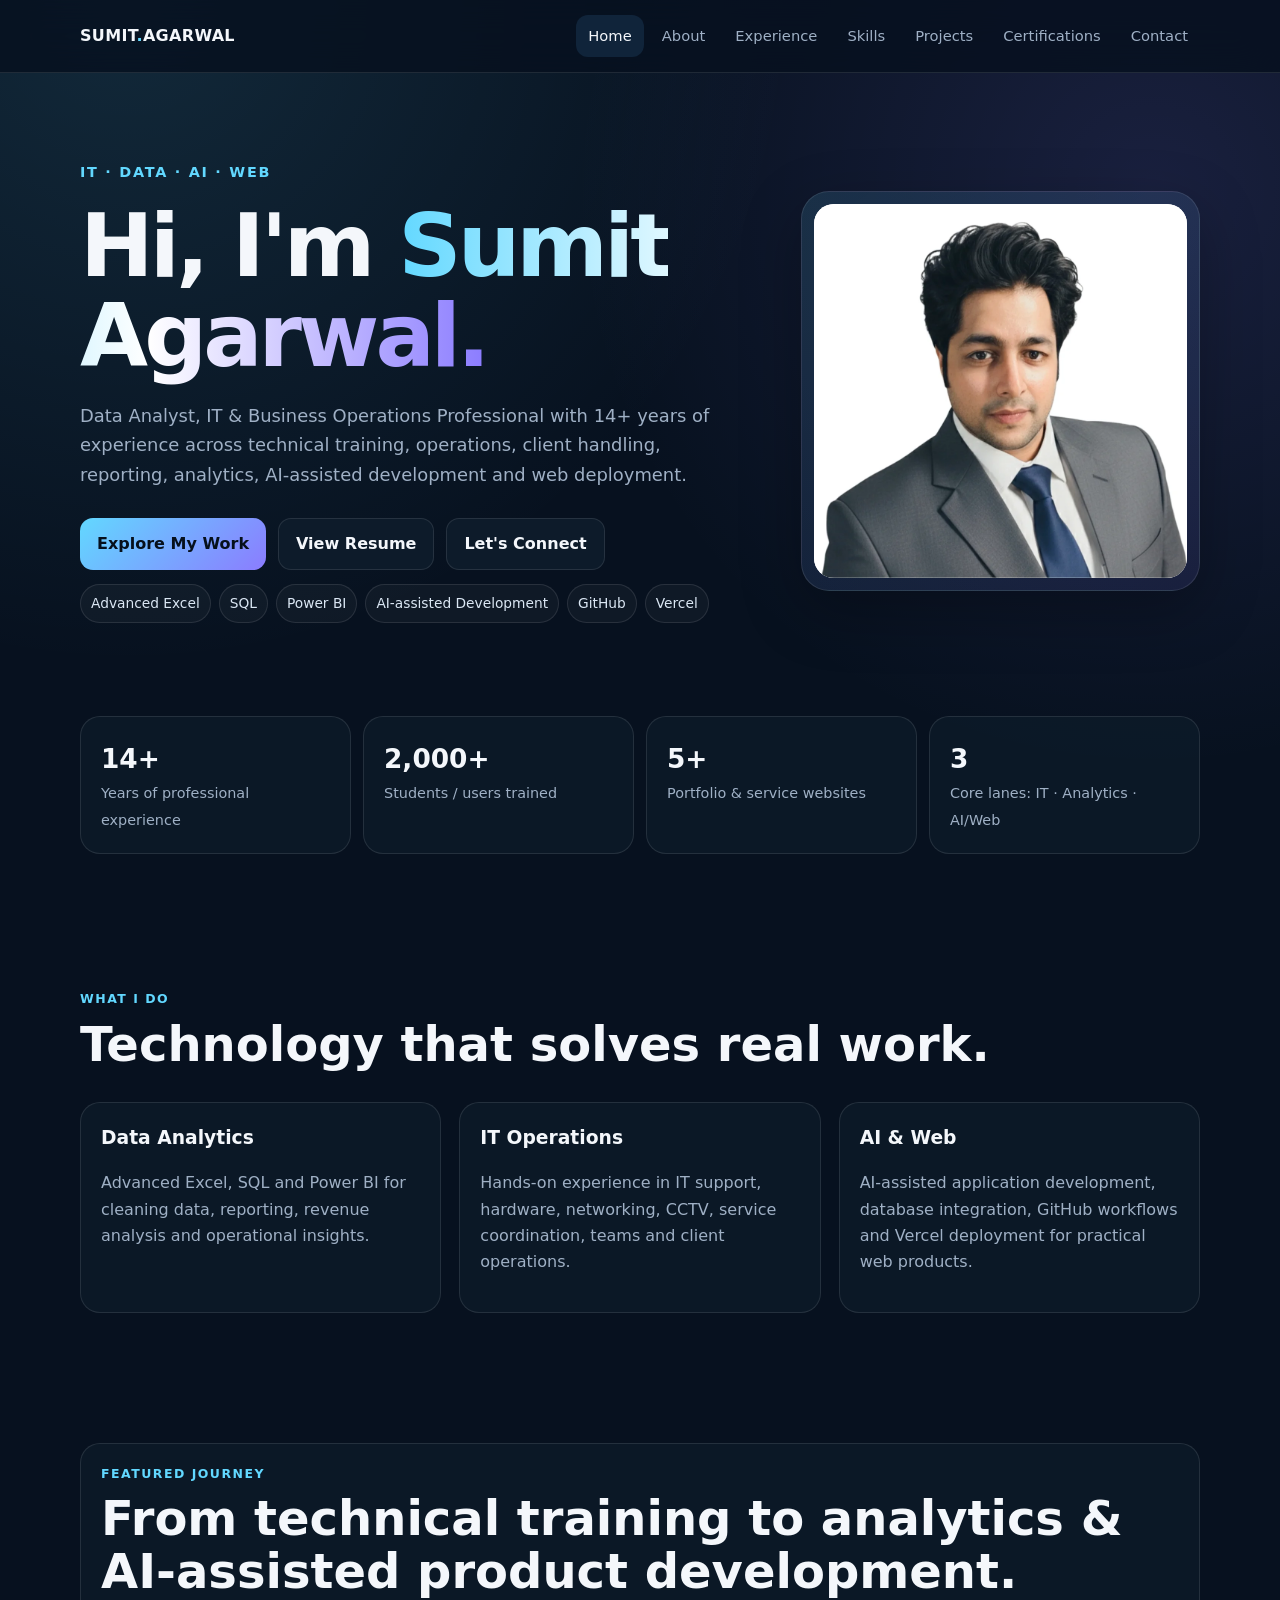
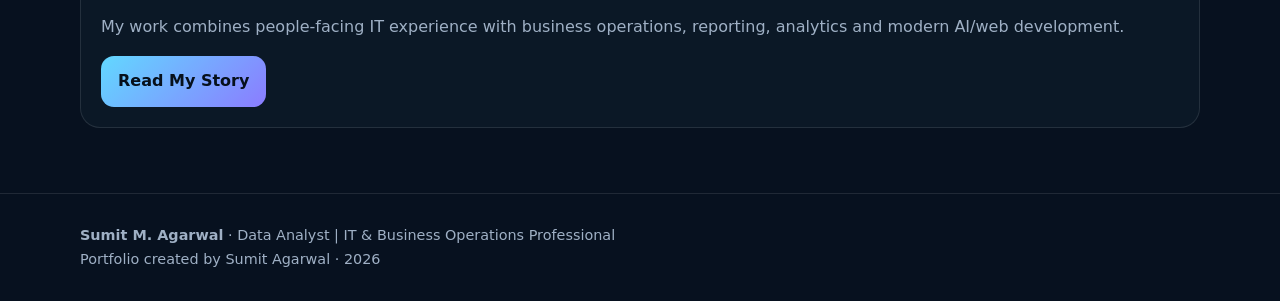
<file: index.html>
<!doctype html>
<html lang="en-IN">
<head>
<meta charset="utf-8">
<meta name="viewport" content="width=device-width, initial-scale=1">
<title>Sumit M. Agarwal | Data Analyst, IT & Business Operations Professional</title>
<meta name="description" content="Official portfolio of Sumit M. Agarwal — Data Analyst, IT & Business Operations Professional in Bhiwandi, Maharashtra, with 14+ years of experience across IT, analytics, AI and web development.">
<meta name="robots" content="index,follow,max-image-preview:large">
<link rel="canonical" href="https://sumitagarwal.vercel.app/">
<meta property="og:type" content="profile">
<meta property="og:title" content="Sumit M. Agarwal | Data Analyst, IT & Business Operations Professional">
<meta property="og:description" content="Official portfolio of Sumit M. Agarwal — Data Analyst, IT & Business Operations Professional in Bhiwandi, Maharashtra, with 14+ years of experience across IT, analytics, AI and web development.">
<meta property="og:url" content="https://sumitagarwal.vercel.app/">
<meta property="og:image" content="https://sumitagarwal.vercel.app/assets/sumit-agarwal.jpg">
<meta name="twitter:card" content="summary_large_image">
<meta name="twitter:title" content="Sumit M. Agarwal | Data Analyst, IT & Business Operations Professional">
<meta name="twitter:description" content="Official portfolio of Sumit M. Agarwal — Data Analyst, IT & Business Operations Professional in Bhiwandi, Maharashtra, with 14+ years of experience across IT, analytics, AI and web development.">
<meta name="twitter:image" content="https://sumitagarwal.vercel.app/assets/sumit-agarwal.jpg">
<link rel="icon" href="favicon.svg" type="image/svg+xml">
<link rel="stylesheet" href="style.css">
<script type="application/ld+json">{"@context": "https://schema.org", "@type": "ProfilePage", "mainEntity": {"@type": "Person", "@id": "https://sumitagarwal.vercel.app/#person", "name": "Sumit M. Agarwal", "jobTitle": "Data Analyst | IT & Business Operations Professional", "description": "IT and Business Operations professional with 14+ years of experience, hands-on data analytics exposure, AI-assisted application development, and web deployment experience.", "image": "https://sumitagarwal.vercel.app/assets/sumit-agarwal.jpg", "url": "https://sumitagarwal.vercel.app/", "email": "mailto:sumitmukeshagarwal@gmail.com", "telephone": "+91-7666911191", "address": {"@type": "PostalAddress", "addressLocality": "Bhiwandi", "addressRegion": "Maharashtra", "addressCountry": "IN"}}}</script>
</head>
<body>

<header>
  <div class="container nav">
    <a class="brand" href="index.html">SUMIT<span>.</span>AGARWAL</a>
    <nav class="navlinks" aria-label="Primary navigation">
      <a href="index.html">Home</a>
      <a href="about.html">About</a>
      <a href="experience.html">Experience</a>
      <a href="skills.html">Skills</a>
      <a href="projects.html">Projects</a>
      <a href="certifications.html">Certifications</a>
      <a href="contact.html">Contact</a>
    </nav>
  </div>
</header>

<main>
<section class="hero"><div class="container hero-grid">
  <div>
    <div class="eyebrow">IT · Data · AI · Web</div>
    <h1>Hi, I'm <span>Sumit Agarwal.</span></h1>
    <p class="lead">Data Analyst, IT & Business Operations Professional with 14+ years of experience across technical training, operations, client handling, reporting, analytics, AI-assisted development and web deployment.</p>
    <div class="cta">
      <a class="btn primary" href="projects.html">Explore My Work</a>
      <a class="btn" href="assets/Sumit-Agarwal-Resume.pdf">View Resume</a>
      <a class="btn" href="contact.html">Let's Connect</a>
    </div>
    <div class="tags">
      <span class="tag">Advanced Excel</span><span class="tag">SQL</span><span class="tag">Power BI</span>
      <span class="tag">AI-assisted Development</span><span class="tag">GitHub</span><span class="tag">Vercel</span>
    </div>
  </div>
  <div class="portrait-wrap"><picture><source srcset="assets/sumit-agarwal.webp" type="image/webp"><img class="portrait" src="assets/sumit-agarwal.jpg" alt="Professional portrait of Sumit M. Agarwal"></picture></div>
</div></section>

<section class="container stats" aria-label="Professional highlights">
  <div class="stat"><strong>14+</strong><span>Years of professional experience</span></div>
  <div class="stat"><strong>2,000+</strong><span>Students / users trained</span></div>
  <div class="stat"><strong>5+</strong><span>Portfolio & service websites</span></div>
  <div class="stat"><strong>3</strong><span>Core lanes: IT · Analytics · AI/Web</span></div>
</section>

<section class="section"><div class="container">
  <div class="section-head"><div><div class="kicker">What I do</div><h2>Technology that solves real work.</h2></div></div>
  <div class="grid-3">
    <article class="card"><h3>Data Analytics</h3><p class="muted">Advanced Excel, SQL and Power BI for cleaning data, reporting, revenue analysis and operational insights.</p></article>
    <article class="card"><h3>IT Operations</h3><p class="muted">Hands-on experience in IT support, hardware, networking, CCTV, service coordination, teams and client operations.</p></article>
    <article class="card"><h3>AI & Web</h3><p class="muted">AI-assisted application development, database integration, GitHub workflows and Vercel deployment for practical web products.</p></article>
  </div>
</div></section>

<section class="section"><div class="container">
  <div class="card">
    <div class="kicker">Featured journey</div>
    <h2>From technical training to analytics & AI-assisted product development.</h2>
    <p class="muted">My work combines people-facing IT experience with business operations, reporting, analytics and modern AI/web development.</p>
    <a class="btn primary" href="about.html">Read My Story</a>
  </div>
</div></section>
</main>

<footer><div class="container">
  <strong>Sumit M. Agarwal</strong> · Data Analyst | IT & Business Operations Professional
  <br><span class="small">Portfolio created by Sumit Agarwal · <span data-year></span></span>
</div></footer>

<script src="script.js" defer></script>
</body>
</html>
</file>
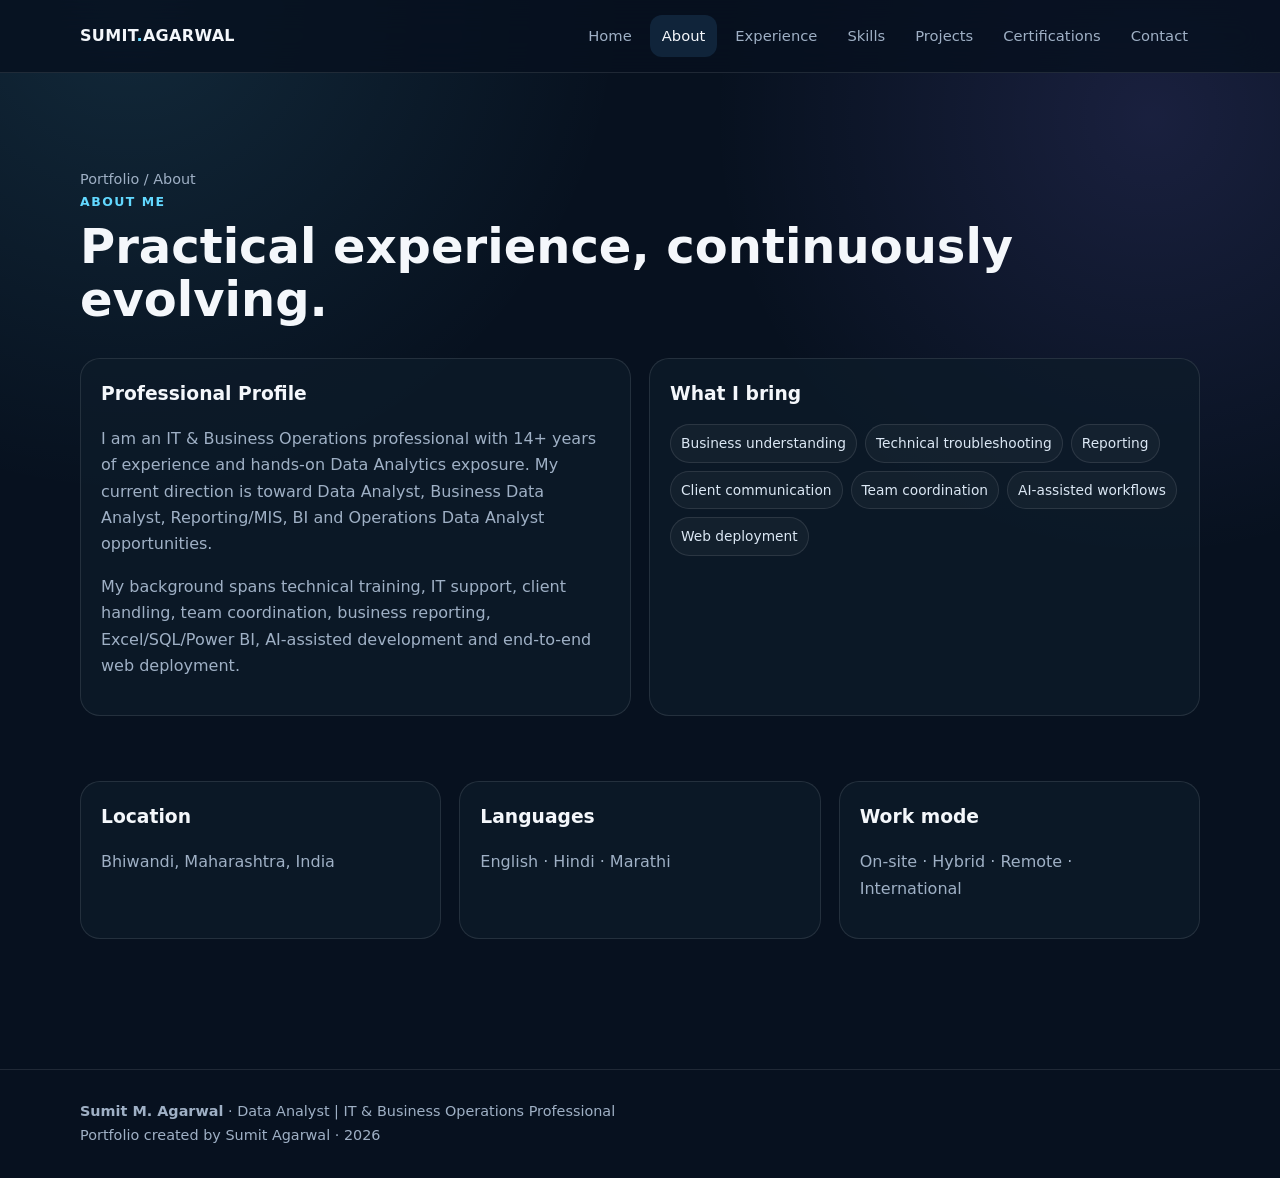
<file: about.html>
<!doctype html>
<html lang="en-IN">
<head>
<meta charset="utf-8">
<meta name="viewport" content="width=device-width, initial-scale=1">
<title>About Sumit Agarwal | IT, Analytics & AI Professional</title>
<meta name="description" content="Learn about Sumit M. Agarwal's professional background in IT operations, business reporting, data analytics, technical training and AI-assisted web development.">
<meta name="robots" content="index,follow,max-image-preview:large">
<link rel="canonical" href="https://sumitagarwal.vercel.app/about.html">
<meta property="og:type" content="profile">
<meta property="og:title" content="About Sumit Agarwal | IT, Analytics & AI Professional">
<meta property="og:description" content="Learn about Sumit M. Agarwal's professional background in IT operations, business reporting, data analytics, technical training and AI-assisted web development.">
<meta property="og:url" content="https://sumitagarwal.vercel.app/about.html">
<meta property="og:image" content="https://sumitagarwal.vercel.app/assets/sumit-agarwal.jpg">
<meta name="twitter:card" content="summary_large_image">
<meta name="twitter:title" content="About Sumit Agarwal | IT, Analytics & AI Professional">
<meta name="twitter:description" content="Learn about Sumit M. Agarwal's professional background in IT operations, business reporting, data analytics, technical training and AI-assisted web development.">
<meta name="twitter:image" content="https://sumitagarwal.vercel.app/assets/sumit-agarwal.jpg">
<link rel="icon" href="favicon.svg" type="image/svg+xml">
<link rel="stylesheet" href="style.css">
<script type="application/ld+json">{"@context": "https://schema.org", "@type": "ProfilePage", "mainEntity": {"@type": "Person", "@id": "https://sumitagarwal.vercel.app/#person", "name": "Sumit M. Agarwal", "jobTitle": "Data Analyst | IT & Business Operations Professional", "description": "IT and Business Operations professional with 14+ years of experience, hands-on data analytics exposure, AI-assisted application development, and web deployment experience.", "image": "https://sumitagarwal.vercel.app/assets/sumit-agarwal.jpg", "url": "https://sumitagarwal.vercel.app/", "email": "mailto:sumitmukeshagarwal@gmail.com", "telephone": "+91-7666911191", "address": {"@type": "PostalAddress", "addressLocality": "Bhiwandi", "addressRegion": "Maharashtra", "addressCountry": "IN"}}}</script>
</head>
<body>

<header>
  <div class="container nav">
    <a class="brand" href="index.html">SUMIT<span>.</span>AGARWAL</a>
    <nav class="navlinks" aria-label="Primary navigation">
      <a href="index.html">Home</a>
      <a href="about.html">About</a>
      <a href="experience.html">Experience</a>
      <a href="skills.html">Skills</a>
      <a href="projects.html">Projects</a>
      <a href="certifications.html">Certifications</a>
      <a href="contact.html">Contact</a>
    </nav>
  </div>
</header>

<main>
<section class="section"><div class="container">
<div class="breadcrumb">Portfolio / About</div>
<div class="section-head"><div><div class="kicker">About me</div><h2>Practical experience, continuously evolving.</h2></div></div>
<div class="grid-2">
  <article class="card"><h3>Professional Profile</h3>
  <p class="muted">I am an IT & Business Operations professional with 14+ years of experience and hands-on Data Analytics exposure. My current direction is toward Data Analyst, Business Data Analyst, Reporting/MIS, BI and Operations Data Analyst opportunities.</p>
  <p class="muted">My background spans technical training, IT support, client handling, team coordination, business reporting, Excel/SQL/Power BI, AI-assisted development and end-to-end web deployment.</p></article>
  <article class="card"><h3>What I bring</h3>
  <div class="tags"><span class="tag">Business understanding</span><span class="tag">Technical troubleshooting</span><span class="tag">Reporting</span><span class="tag">Client communication</span><span class="tag">Team coordination</span><span class="tag">AI-assisted workflows</span><span class="tag">Web deployment</span></div></article>
</div>
<div class="section">
<div class="grid-3">
  <article class="card"><h3>Location</h3><p class="muted">Bhiwandi, Maharashtra, India</p></article>
  <article class="card"><h3>Languages</h3><p class="muted">English · Hindi · Marathi</p></article>
  <article class="card"><h3>Work mode</h3><p class="muted">On-site · Hybrid · Remote · International</p></article>
</div>
</div>
</div></section>
</main>

<footer><div class="container">
  <strong>Sumit M. Agarwal</strong> · Data Analyst | IT & Business Operations Professional
  <br><span class="small">Portfolio created by Sumit Agarwal · <span data-year></span></span>
</div></footer>

<script src="script.js" defer></script>
</body>
</html>
</file>
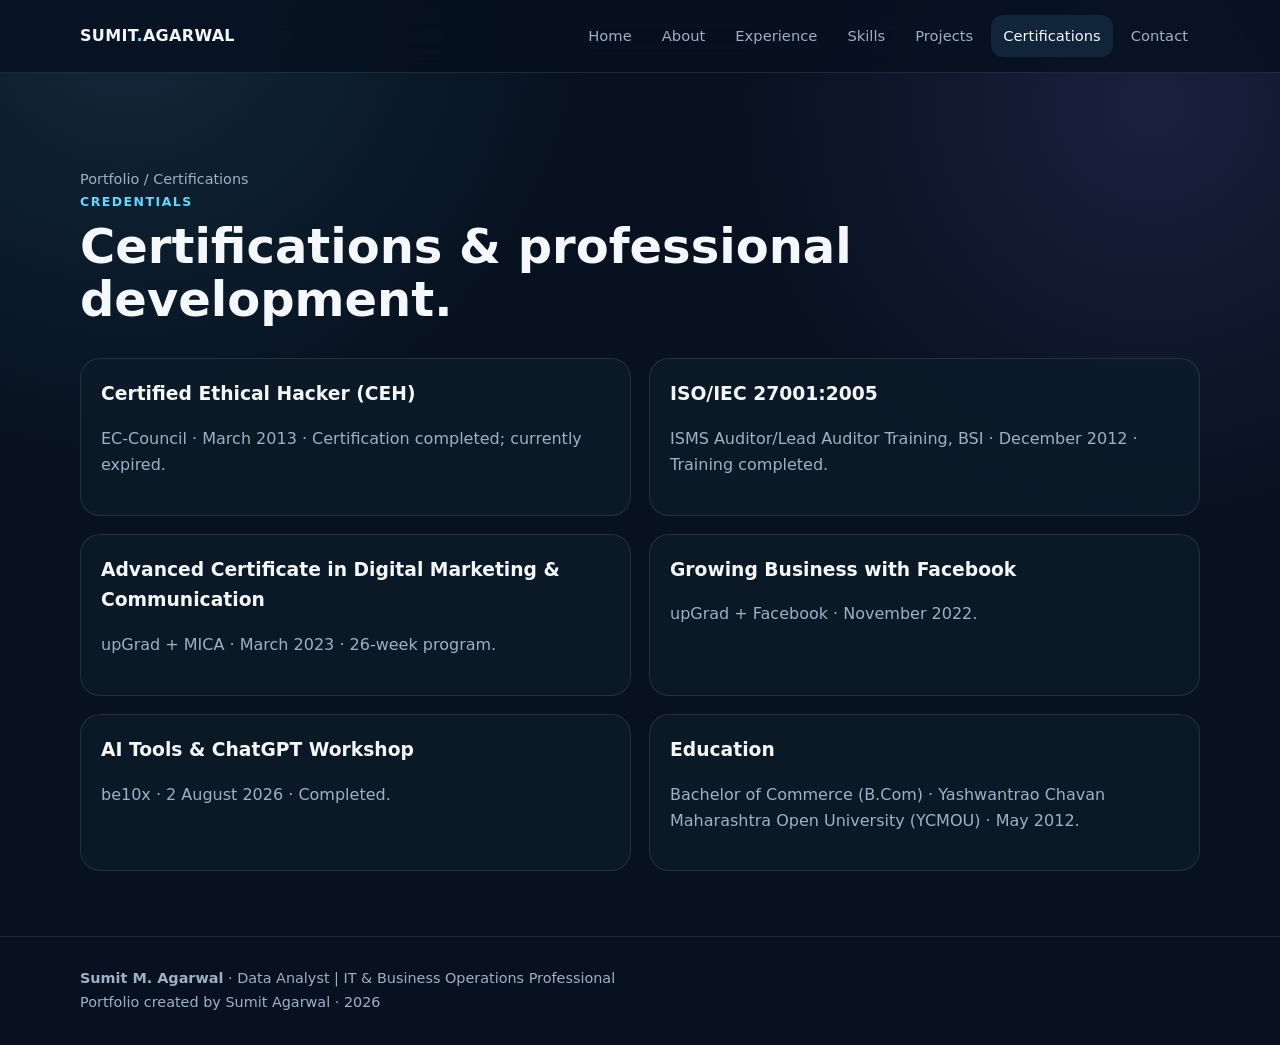
<file: certifications.html>
<!doctype html>
<html lang="en-IN">
<head>
<meta charset="utf-8">
<meta name="viewport" content="width=device-width, initial-scale=1">
<title>Certifications & Education | Sumit Agarwal</title>
<meta name="description" content="Certifications, professional development and education of Sumit M. Agarwal, including CEH, ISO/IEC 27001 training, digital marketing and AI tools.">
<meta name="robots" content="index,follow,max-image-preview:large">
<link rel="canonical" href="https://sumitagarwal.vercel.app/certifications.html">
<meta property="og:type" content="profile">
<meta property="og:title" content="Certifications & Education | Sumit Agarwal">
<meta property="og:description" content="Certifications, professional development and education of Sumit M. Agarwal, including CEH, ISO/IEC 27001 training, digital marketing and AI tools.">
<meta property="og:url" content="https://sumitagarwal.vercel.app/certifications.html">
<meta property="og:image" content="https://sumitagarwal.vercel.app/assets/sumit-agarwal.jpg">
<meta name="twitter:card" content="summary_large_image">
<meta name="twitter:title" content="Certifications & Education | Sumit Agarwal">
<meta name="twitter:description" content="Certifications, professional development and education of Sumit M. Agarwal, including CEH, ISO/IEC 27001 training, digital marketing and AI tools.">
<meta name="twitter:image" content="https://sumitagarwal.vercel.app/assets/sumit-agarwal.jpg">
<link rel="icon" href="favicon.svg" type="image/svg+xml">
<link rel="stylesheet" href="style.css">
<script type="application/ld+json">{"@context": "https://schema.org", "@type": "ProfilePage", "mainEntity": {"@type": "Person", "@id": "https://sumitagarwal.vercel.app/#person", "name": "Sumit M. Agarwal", "jobTitle": "Data Analyst | IT & Business Operations Professional", "description": "IT and Business Operations professional with 14+ years of experience, hands-on data analytics exposure, AI-assisted application development, and web deployment experience.", "image": "https://sumitagarwal.vercel.app/assets/sumit-agarwal.jpg", "url": "https://sumitagarwal.vercel.app/", "email": "mailto:sumitmukeshagarwal@gmail.com", "telephone": "+91-7666911191", "address": {"@type": "PostalAddress", "addressLocality": "Bhiwandi", "addressRegion": "Maharashtra", "addressCountry": "IN"}}}</script>
</head>
<body>

<header>
  <div class="container nav">
    <a class="brand" href="index.html">SUMIT<span>.</span>AGARWAL</a>
    <nav class="navlinks" aria-label="Primary navigation">
      <a href="index.html">Home</a>
      <a href="about.html">About</a>
      <a href="experience.html">Experience</a>
      <a href="skills.html">Skills</a>
      <a href="projects.html">Projects</a>
      <a href="certifications.html">Certifications</a>
      <a href="contact.html">Contact</a>
    </nav>
  </div>
</header>

<main>
<section class="section"><div class="container">
<div class="breadcrumb">Portfolio / Certifications</div>
<div class="section-head"><div><div class="kicker">Credentials</div><h2>Certifications & professional development.</h2></div></div>
<div class="grid-2">
  <article class="card"><h3>Certified Ethical Hacker (CEH)</h3><p class="muted">EC-Council · March 2013 · Certification completed; currently expired.</p></article>
  <article class="card"><h3>ISO/IEC 27001:2005</h3><p class="muted">ISMS Auditor/Lead Auditor Training, BSI · December 2012 · Training completed.</p></article>
  <article class="card"><h3>Advanced Certificate in Digital Marketing & Communication</h3><p class="muted">upGrad + MICA · March 2023 · 26-week program.</p></article>
  <article class="card"><h3>Growing Business with Facebook</h3><p class="muted">upGrad + Facebook · November 2022.</p></article>
  <article class="card"><h3>AI Tools & ChatGPT Workshop</h3><p class="muted">be10x · 2 August 2026 · Completed.</p></article>
  <article class="card"><h3>Education</h3><p class="muted">Bachelor of Commerce (B.Com) · Yashwantrao Chavan Maharashtra Open University (YCMOU) · May 2012.</p></article>
</div>
</div></section>
</main>

<footer><div class="container">
  <strong>Sumit M. Agarwal</strong> · Data Analyst | IT & Business Operations Professional
  <br><span class="small">Portfolio created by Sumit Agarwal · <span data-year></span></span>
</div></footer>

<script src="script.js" defer></script>
</body>
</html>
</file>
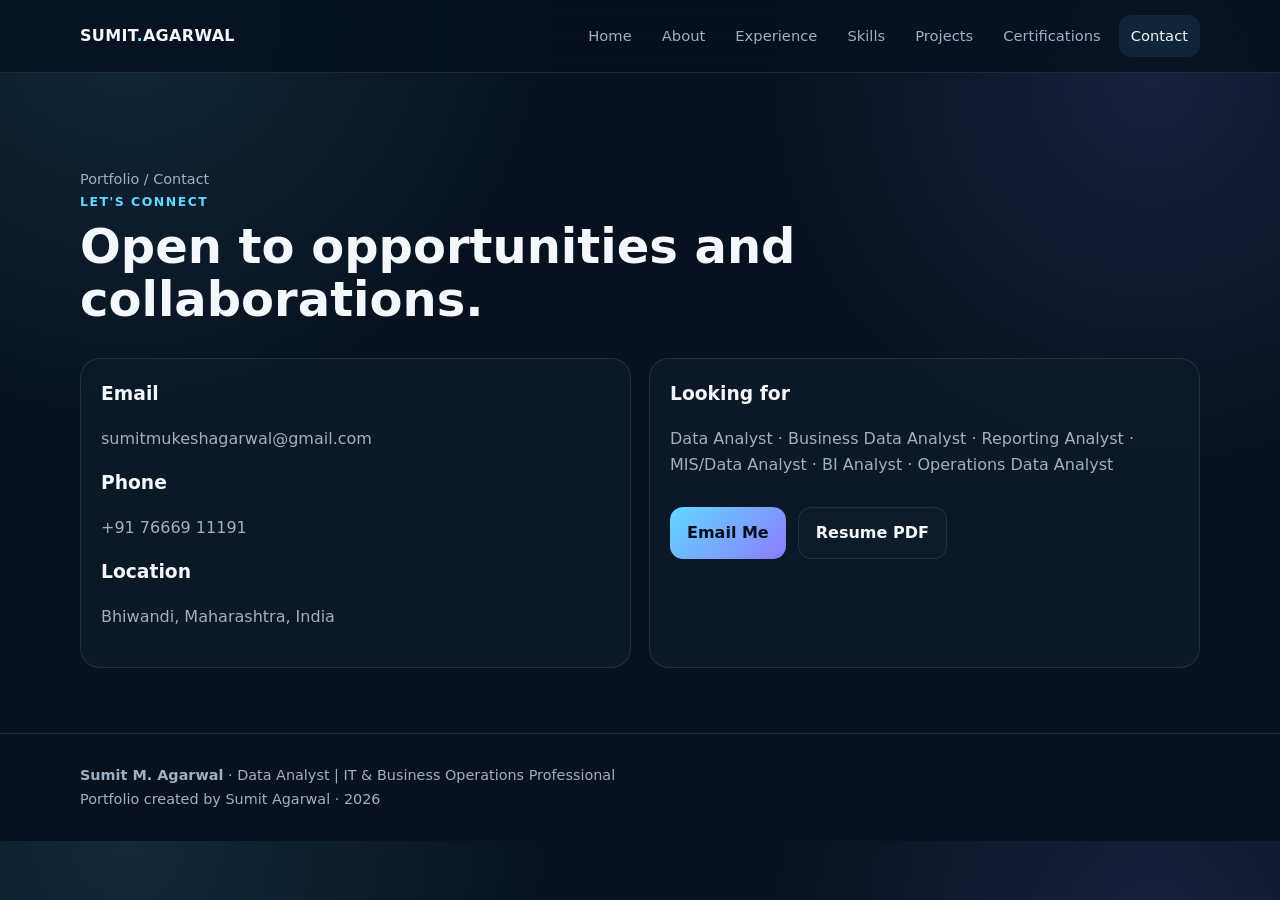
<file: contact.html>
<!doctype html>
<html lang="en-IN">
<head>
<meta charset="utf-8">
<meta name="viewport" content="width=device-width, initial-scale=1">
<title>Contact Sumit Agarwal | Data Analyst & IT Professional</title>
<meta name="description" content="Contact Sumit M. Agarwal for Data Analyst, Business Data Analyst, Reporting, MIS, BI, Operations Data Analyst and technology opportunities.">
<meta name="robots" content="index,follow,max-image-preview:large">
<link rel="canonical" href="https://sumitagarwal.vercel.app/contact.html">
<meta property="og:type" content="profile">
<meta property="og:title" content="Contact Sumit Agarwal | Data Analyst & IT Professional">
<meta property="og:description" content="Contact Sumit M. Agarwal for Data Analyst, Business Data Analyst, Reporting, MIS, BI, Operations Data Analyst and technology opportunities.">
<meta property="og:url" content="https://sumitagarwal.vercel.app/contact.html">
<meta property="og:image" content="https://sumitagarwal.vercel.app/assets/sumit-agarwal.jpg">
<meta name="twitter:card" content="summary_large_image">
<meta name="twitter:title" content="Contact Sumit Agarwal | Data Analyst & IT Professional">
<meta name="twitter:description" content="Contact Sumit M. Agarwal for Data Analyst, Business Data Analyst, Reporting, MIS, BI, Operations Data Analyst and technology opportunities.">
<meta name="twitter:image" content="https://sumitagarwal.vercel.app/assets/sumit-agarwal.jpg">
<link rel="icon" href="favicon.svg" type="image/svg+xml">
<link rel="stylesheet" href="style.css">
<script type="application/ld+json">{"@context": "https://schema.org", "@type": "ProfilePage", "mainEntity": {"@type": "Person", "@id": "https://sumitagarwal.vercel.app/#person", "name": "Sumit M. Agarwal", "jobTitle": "Data Analyst | IT & Business Operations Professional", "description": "IT and Business Operations professional with 14+ years of experience, hands-on data analytics exposure, AI-assisted application development, and web deployment experience.", "image": "https://sumitagarwal.vercel.app/assets/sumit-agarwal.jpg", "url": "https://sumitagarwal.vercel.app/", "email": "mailto:sumitmukeshagarwal@gmail.com", "telephone": "+91-7666911191", "address": {"@type": "PostalAddress", "addressLocality": "Bhiwandi", "addressRegion": "Maharashtra", "addressCountry": "IN"}}}</script>
</head>
<body>

<header>
  <div class="container nav">
    <a class="brand" href="index.html">SUMIT<span>.</span>AGARWAL</a>
    <nav class="navlinks" aria-label="Primary navigation">
      <a href="index.html">Home</a>
      <a href="about.html">About</a>
      <a href="experience.html">Experience</a>
      <a href="skills.html">Skills</a>
      <a href="projects.html">Projects</a>
      <a href="certifications.html">Certifications</a>
      <a href="contact.html">Contact</a>
    </nav>
  </div>
</header>

<main>
<section class="section"><div class="container">
<div class="breadcrumb">Portfolio / Contact</div>
<div class="section-head"><div><div class="kicker">Let's connect</div><h2>Open to opportunities and collaborations.</h2></div></div>
<div class="contact-box">
  <article class="card"><h3>Email</h3><p class="muted"><a class="link" href="mailto:sumitmukeshagarwal@gmail.com">sumitmukeshagarwal@gmail.com</a></p><h3>Phone</h3><p class="muted"><a class="link" href="tel:+917666911191">+91 76669 11191</a></p><h3>Location</h3><p class="muted">Bhiwandi, Maharashtra, India</p></article>
  <article class="card"><h3>Looking for</h3><p class="muted">Data Analyst · Business Data Analyst · Reporting Analyst · MIS/Data Analyst · BI Analyst · Operations Data Analyst</p><div class="cta"><a class="btn primary" href="mailto:sumitmukeshagarwal@gmail.com?subject=Opportunity%20for%20Sumit%20Agarwal">Email Me</a><a class="btn" href="assets/Sumit-Agarwal-Resume.pdf">Resume PDF</a></div></article>
</div>
</div></section>
</main>

<footer><div class="container">
  <strong>Sumit M. Agarwal</strong> · Data Analyst | IT & Business Operations Professional
  <br><span class="small">Portfolio created by Sumit Agarwal · <span data-year></span></span>
</div></footer>

<script src="script.js" defer></script>
</body>
</html>
</file>
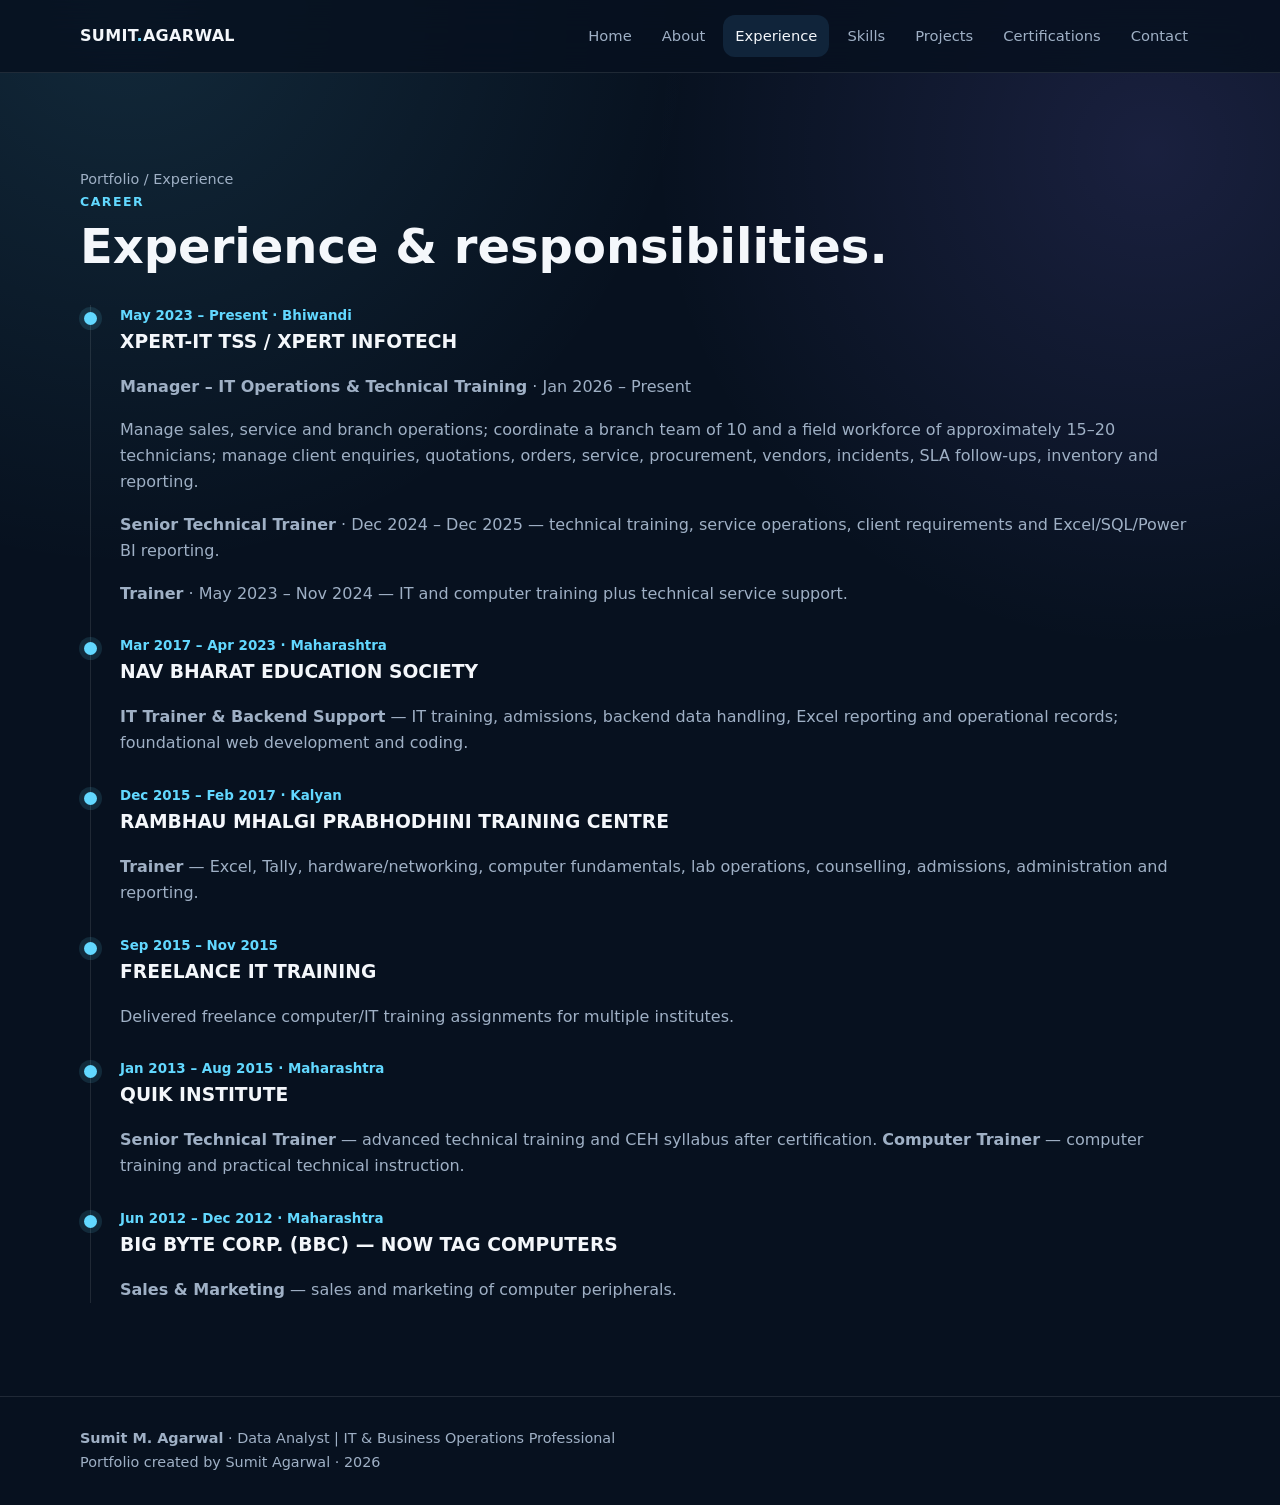
<file: experience.html>
<!doctype html>
<html lang="en-IN">
<head>
<meta charset="utf-8">
<meta name="viewport" content="width=device-width, initial-scale=1">
<title>Experience | Sumit M. Agarwal</title>
<meta name="description" content="Professional experience of Sumit M. Agarwal across IT operations, technical training, client service, business reporting and analytics.">
<meta name="robots" content="index,follow,max-image-preview:large">
<link rel="canonical" href="https://sumitagarwal.vercel.app/experience.html">
<meta property="og:type" content="profile">
<meta property="og:title" content="Experience | Sumit M. Agarwal">
<meta property="og:description" content="Professional experience of Sumit M. Agarwal across IT operations, technical training, client service, business reporting and analytics.">
<meta property="og:url" content="https://sumitagarwal.vercel.app/experience.html">
<meta property="og:image" content="https://sumitagarwal.vercel.app/assets/sumit-agarwal.jpg">
<meta name="twitter:card" content="summary_large_image">
<meta name="twitter:title" content="Experience | Sumit M. Agarwal">
<meta name="twitter:description" content="Professional experience of Sumit M. Agarwal across IT operations, technical training, client service, business reporting and analytics.">
<meta name="twitter:image" content="https://sumitagarwal.vercel.app/assets/sumit-agarwal.jpg">
<link rel="icon" href="favicon.svg" type="image/svg+xml">
<link rel="stylesheet" href="style.css">
<script type="application/ld+json">{"@context": "https://schema.org", "@type": "ProfilePage", "mainEntity": {"@type": "Person", "@id": "https://sumitagarwal.vercel.app/#person", "name": "Sumit M. Agarwal", "jobTitle": "Data Analyst | IT & Business Operations Professional", "description": "IT and Business Operations professional with 14+ years of experience, hands-on data analytics exposure, AI-assisted application development, and web deployment experience.", "image": "https://sumitagarwal.vercel.app/assets/sumit-agarwal.jpg", "url": "https://sumitagarwal.vercel.app/", "email": "mailto:sumitmukeshagarwal@gmail.com", "telephone": "+91-7666911191", "address": {"@type": "PostalAddress", "addressLocality": "Bhiwandi", "addressRegion": "Maharashtra", "addressCountry": "IN"}}}</script>
</head>
<body>

<header>
  <div class="container nav">
    <a class="brand" href="index.html">SUMIT<span>.</span>AGARWAL</a>
    <nav class="navlinks" aria-label="Primary navigation">
      <a href="index.html">Home</a>
      <a href="about.html">About</a>
      <a href="experience.html">Experience</a>
      <a href="skills.html">Skills</a>
      <a href="projects.html">Projects</a>
      <a href="certifications.html">Certifications</a>
      <a href="contact.html">Contact</a>
    </nav>
  </div>
</header>

<main>
<section class="section"><div class="container">
<div class="breadcrumb">Portfolio / Experience</div>
<div class="section-head"><div><div class="kicker">Career</div><h2>Experience & responsibilities.</h2></div></div>
<div class="timeline">
<div class="timeline-item"><div class="timeline-date">May 2023 – Present · Bhiwandi</div><h3>XPERT-IT TSS / XPERT INFOTECH</h3><p class="muted"><strong>Manager – IT Operations & Technical Training</strong> · Jan 2026 – Present</p><p class="muted">Manage sales, service and branch operations; coordinate a branch team of 10 and a field workforce of approximately 15–20 technicians; manage client enquiries, quotations, orders, service, procurement, vendors, incidents, SLA follow-ups, inventory and reporting.</p><p class="muted"><strong>Senior Technical Trainer</strong> · Dec 2024 – Dec 2025 — technical training, service operations, client requirements and Excel/SQL/Power BI reporting.</p><p class="muted"><strong>Trainer</strong> · May 2023 – Nov 2024 — IT and computer training plus technical service support.</p></div>
<div class="timeline-item"><div class="timeline-date">Mar 2017 – Apr 2023 · Maharashtra</div><h3>NAV BHARAT EDUCATION SOCIETY</h3><p class="muted"><strong>IT Trainer & Backend Support</strong> — IT training, admissions, backend data handling, Excel reporting and operational records; foundational web development and coding.</p></div>
<div class="timeline-item"><div class="timeline-date">Dec 2015 – Feb 2017 · Kalyan</div><h3>RAMBHAU MHALGI PRABHODHINI TRAINING CENTRE</h3><p class="muted"><strong>Trainer</strong> — Excel, Tally, hardware/networking, computer fundamentals, lab operations, counselling, admissions, administration and reporting.</p></div>
<div class="timeline-item"><div class="timeline-date">Sep 2015 – Nov 2015</div><h3>FREELANCE IT TRAINING</h3><p class="muted">Delivered freelance computer/IT training assignments for multiple institutes.</p></div>
<div class="timeline-item"><div class="timeline-date">Jan 2013 – Aug 2015 · Maharashtra</div><h3>QUIK INSTITUTE</h3><p class="muted"><strong>Senior Technical Trainer</strong> — advanced technical training and CEH syllabus after certification. <strong>Computer Trainer</strong> — computer training and practical technical instruction.</p></div>
<div class="timeline-item"><div class="timeline-date">Jun 2012 – Dec 2012 · Maharashtra</div><h3>BIG BYTE CORP. (BBC) — NOW TAG COMPUTERS</h3><p class="muted"><strong>Sales & Marketing</strong> — sales and marketing of computer peripherals.</p></div>
</div>
</div></section>
</main>

<footer><div class="container">
  <strong>Sumit M. Agarwal</strong> · Data Analyst | IT & Business Operations Professional
  <br><span class="small">Portfolio created by Sumit Agarwal · <span data-year></span></span>
</div></footer>

<script src="script.js" defer></script>
</body>
</html>
</file>
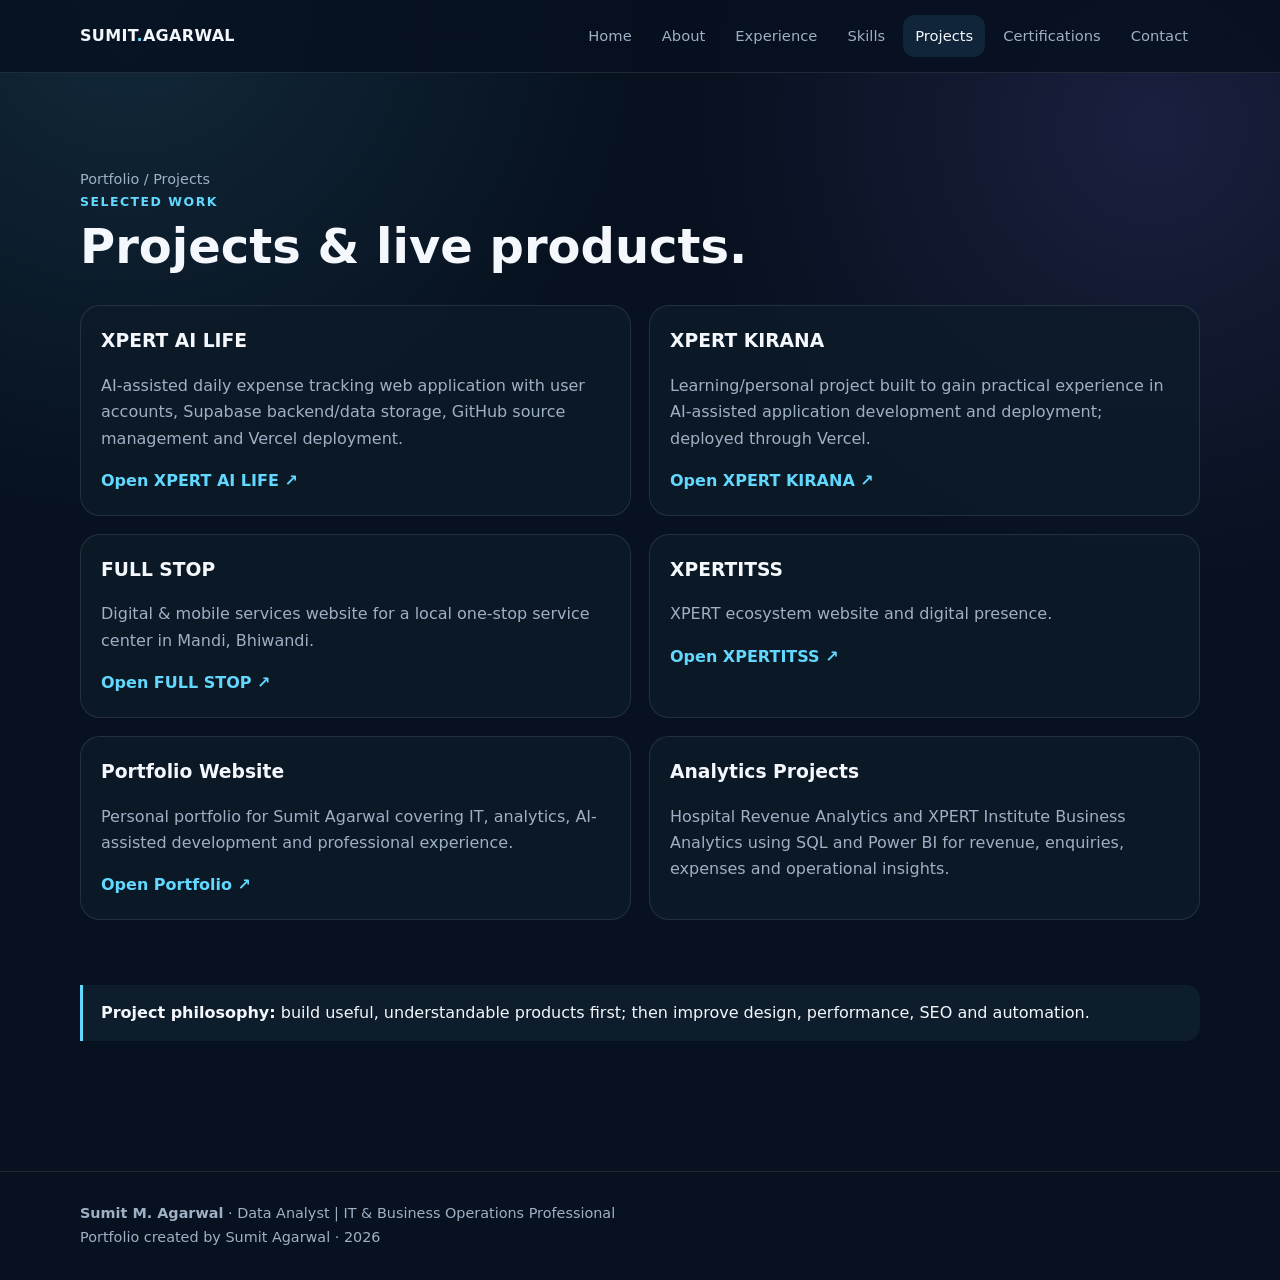
<file: projects.html>
<!doctype html>
<html lang="en-IN">
<head>
<meta charset="utf-8">
<meta name="viewport" content="width=device-width, initial-scale=1">
<title>Projects | AI, Web & Data Analytics | Sumit Agarwal</title>
<meta name="description" content="Selected projects by Sumit M. Agarwal including XPERT AI LIFE, XPERT KIRANA, FULL STOP, XPERTITSS and SQL/Power BI analytics projects.">
<meta name="robots" content="index,follow,max-image-preview:large">
<link rel="canonical" href="https://sumitagarwal.vercel.app/projects.html">
<meta property="og:type" content="profile">
<meta property="og:title" content="Projects | AI, Web & Data Analytics | Sumit Agarwal">
<meta property="og:description" content="Selected projects by Sumit M. Agarwal including XPERT AI LIFE, XPERT KIRANA, FULL STOP, XPERTITSS and SQL/Power BI analytics projects.">
<meta property="og:url" content="https://sumitagarwal.vercel.app/projects.html">
<meta property="og:image" content="https://sumitagarwal.vercel.app/assets/sumit-agarwal.jpg">
<meta name="twitter:card" content="summary_large_image">
<meta name="twitter:title" content="Projects | AI, Web & Data Analytics | Sumit Agarwal">
<meta name="twitter:description" content="Selected projects by Sumit M. Agarwal including XPERT AI LIFE, XPERT KIRANA, FULL STOP, XPERTITSS and SQL/Power BI analytics projects.">
<meta name="twitter:image" content="https://sumitagarwal.vercel.app/assets/sumit-agarwal.jpg">
<link rel="icon" href="favicon.svg" type="image/svg+xml">
<link rel="stylesheet" href="style.css">
<script type="application/ld+json">{"@context": "https://schema.org", "@type": "ProfilePage", "mainEntity": {"@type": "Person", "@id": "https://sumitagarwal.vercel.app/#person", "name": "Sumit M. Agarwal", "jobTitle": "Data Analyst | IT & Business Operations Professional", "description": "IT and Business Operations professional with 14+ years of experience, hands-on data analytics exposure, AI-assisted application development, and web deployment experience.", "image": "https://sumitagarwal.vercel.app/assets/sumit-agarwal.jpg", "url": "https://sumitagarwal.vercel.app/", "email": "mailto:sumitmukeshagarwal@gmail.com", "telephone": "+91-7666911191", "address": {"@type": "PostalAddress", "addressLocality": "Bhiwandi", "addressRegion": "Maharashtra", "addressCountry": "IN"}}}</script>
</head>
<body>

<header>
  <div class="container nav">
    <a class="brand" href="index.html">SUMIT<span>.</span>AGARWAL</a>
    <nav class="navlinks" aria-label="Primary navigation">
      <a href="index.html">Home</a>
      <a href="about.html">About</a>
      <a href="experience.html">Experience</a>
      <a href="skills.html">Skills</a>
      <a href="projects.html">Projects</a>
      <a href="certifications.html">Certifications</a>
      <a href="contact.html">Contact</a>
    </nav>
  </div>
</header>

<main>
<section class="section"><div class="container">
<div class="breadcrumb">Portfolio / Projects</div>
<div class="section-head"><div><div class="kicker">Selected work</div><h2>Projects & live products.</h2></div></div>
<div class="grid-2">
  <article class="card project"><h3>XPERT AI LIFE</h3><p class="muted">AI-assisted daily expense tracking web application with user accounts, Supabase backend/data storage, GitHub source management and Vercel deployment.</p><a class="link" href="https://xpert-ai-life.vercel.app/login" target="_blank" rel="noopener">Open XPERT AI LIFE ↗</a></article>
  <article class="card project"><h3>XPERT KIRANA</h3><p class="muted">Learning/personal project built to gain practical experience in AI-assisted application development and deployment; deployed through Vercel.</p><a class="link" href="https://xpertkirana.vercel.app/" target="_blank" rel="noopener">Open XPERT KIRANA ↗</a></article>
  <article class="card project"><h3>FULL STOP</h3><p class="muted">Digital & mobile services website for a local one-stop service center in Mandi, Bhiwandi.</p><a class="link" href="https://full-stop.vercel.app/" target="_blank" rel="noopener">Open FULL STOP ↗</a></article>
  <article class="card project"><h3>XPERTITSS</h3><p class="muted">XPERT ecosystem website and digital presence.</p><a class="link" href="https://www.xpertittss.in/" target="_blank" rel="noopener">Open XPERTITSS ↗</a></article>
  <article class="card project"><h3>Portfolio Website</h3><p class="muted">Personal portfolio for Sumit Agarwal covering IT, analytics, AI-assisted development and professional experience.</p><a class="link" href="https://sumitagarwal.vercel.app/" target="_blank" rel="noopener">Open Portfolio ↗</a></article>
  <article class="card project"><h3>Analytics Projects</h3><p class="muted">Hospital Revenue Analytics and XPERT Institute Business Analytics using SQL and Power BI for revenue, enquiries, expenses and operational insights.</p></article>
</div>
<div class="section"><div class="note"><strong>Project philosophy:</strong> build useful, understandable products first; then improve design, performance, SEO and automation.</div></div>
</div></section>
</main>

<footer><div class="container">
  <strong>Sumit M. Agarwal</strong> · Data Analyst | IT & Business Operations Professional
  <br><span class="small">Portfolio created by Sumit Agarwal · <span data-year></span></span>
</div></footer>

<script src="script.js" defer></script>
</body>
</html>
</file>
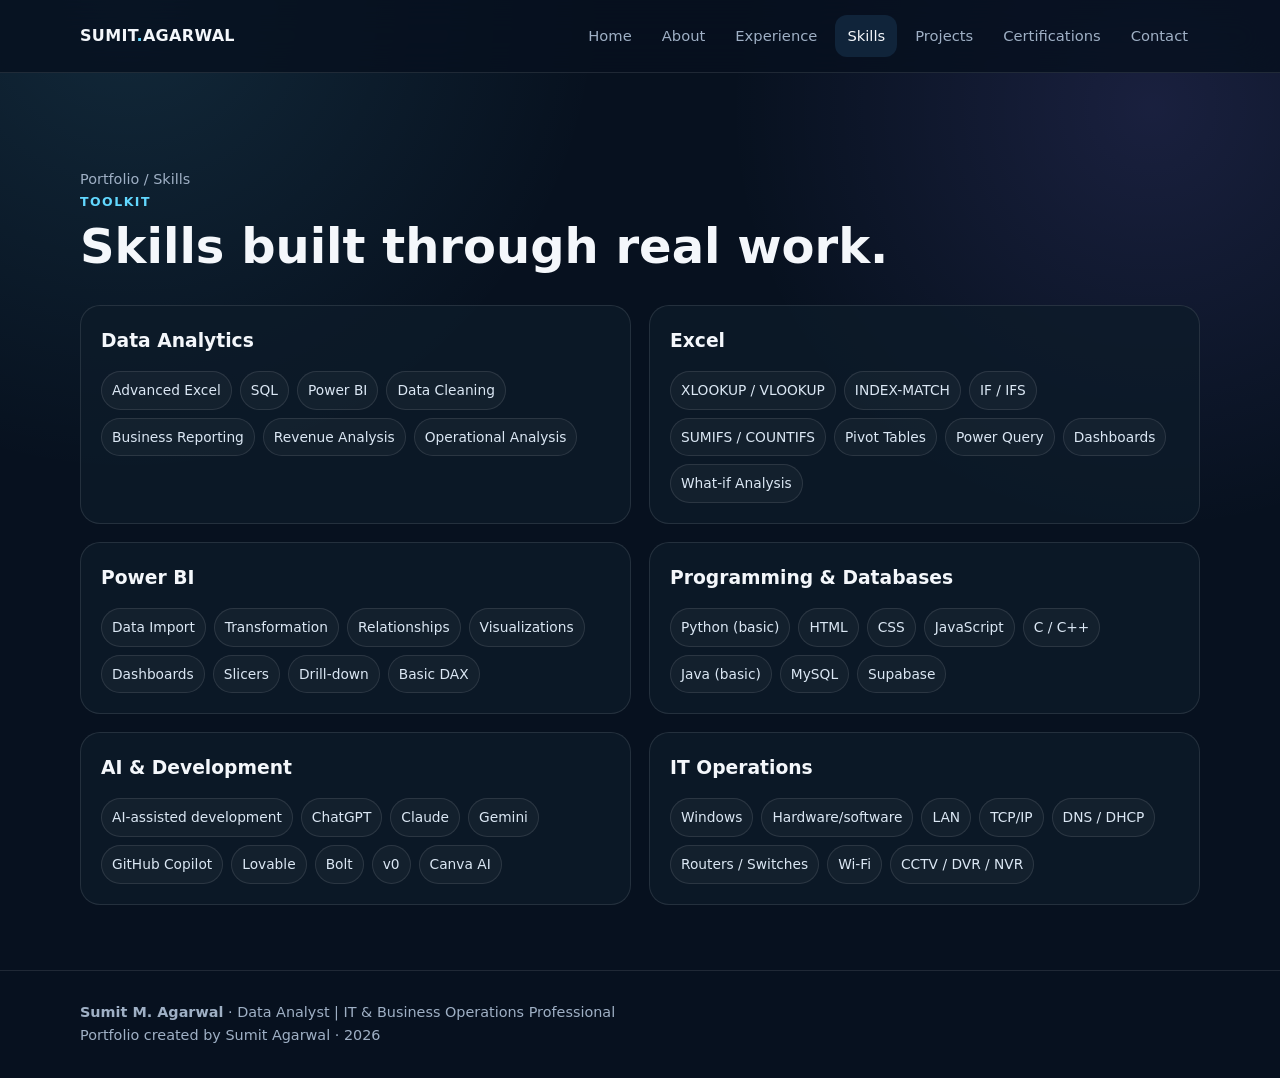
<file: skills.html>
<!doctype html>
<html lang="en-IN">
<head>
<meta charset="utf-8">
<meta name="viewport" content="width=device-width, initial-scale=1">
<title>Skills | Excel, SQL, Power BI, IT & AI | Sumit Agarwal</title>
<meta name="description" content="Skills of Sumit M. Agarwal including Advanced Excel, SQL, Power BI, Python, web development, AI-assisted development, databases and IT operations.">
<meta name="robots" content="index,follow,max-image-preview:large">
<link rel="canonical" href="https://sumitagarwal.vercel.app/skills.html">
<meta property="og:type" content="profile">
<meta property="og:title" content="Skills | Excel, SQL, Power BI, IT & AI | Sumit Agarwal">
<meta property="og:description" content="Skills of Sumit M. Agarwal including Advanced Excel, SQL, Power BI, Python, web development, AI-assisted development, databases and IT operations.">
<meta property="og:url" content="https://sumitagarwal.vercel.app/skills.html">
<meta property="og:image" content="https://sumitagarwal.vercel.app/assets/sumit-agarwal.jpg">
<meta name="twitter:card" content="summary_large_image">
<meta name="twitter:title" content="Skills | Excel, SQL, Power BI, IT & AI | Sumit Agarwal">
<meta name="twitter:description" content="Skills of Sumit M. Agarwal including Advanced Excel, SQL, Power BI, Python, web development, AI-assisted development, databases and IT operations.">
<meta name="twitter:image" content="https://sumitagarwal.vercel.app/assets/sumit-agarwal.jpg">
<link rel="icon" href="favicon.svg" type="image/svg+xml">
<link rel="stylesheet" href="style.css">
<script type="application/ld+json">{"@context": "https://schema.org", "@type": "ProfilePage", "mainEntity": {"@type": "Person", "@id": "https://sumitagarwal.vercel.app/#person", "name": "Sumit M. Agarwal", "jobTitle": "Data Analyst | IT & Business Operations Professional", "description": "IT and Business Operations professional with 14+ years of experience, hands-on data analytics exposure, AI-assisted application development, and web deployment experience.", "image": "https://sumitagarwal.vercel.app/assets/sumit-agarwal.jpg", "url": "https://sumitagarwal.vercel.app/", "email": "mailto:sumitmukeshagarwal@gmail.com", "telephone": "+91-7666911191", "address": {"@type": "PostalAddress", "addressLocality": "Bhiwandi", "addressRegion": "Maharashtra", "addressCountry": "IN"}}}</script>
</head>
<body>

<header>
  <div class="container nav">
    <a class="brand" href="index.html">SUMIT<span>.</span>AGARWAL</a>
    <nav class="navlinks" aria-label="Primary navigation">
      <a href="index.html">Home</a>
      <a href="about.html">About</a>
      <a href="experience.html">Experience</a>
      <a href="skills.html">Skills</a>
      <a href="projects.html">Projects</a>
      <a href="certifications.html">Certifications</a>
      <a href="contact.html">Contact</a>
    </nav>
  </div>
</header>

<main>
<section class="section"><div class="container">
<div class="breadcrumb">Portfolio / Skills</div>
<div class="section-head"><div><div class="kicker">Toolkit</div><h2>Skills built through real work.</h2></div></div>
<div class="grid-2">
  <article class="card"><h3>Data Analytics</h3><div class="tags"><span class="tag">Advanced Excel</span><span class="tag">SQL</span><span class="tag">Power BI</span><span class="tag">Data Cleaning</span><span class="tag">Business Reporting</span><span class="tag">Revenue Analysis</span><span class="tag">Operational Analysis</span></div></article>
  <article class="card"><h3>Excel</h3><div class="tags"><span class="tag">XLOOKUP / VLOOKUP</span><span class="tag">INDEX-MATCH</span><span class="tag">IF / IFS</span><span class="tag">SUMIFS / COUNTIFS</span><span class="tag">Pivot Tables</span><span class="tag">Power Query</span><span class="tag">Dashboards</span><span class="tag">What-if Analysis</span></div></article>
  <article class="card"><h3>Power BI</h3><div class="tags"><span class="tag">Data Import</span><span class="tag">Transformation</span><span class="tag">Relationships</span><span class="tag">Visualizations</span><span class="tag">Dashboards</span><span class="tag">Slicers</span><span class="tag">Drill-down</span><span class="tag">Basic DAX</span></div></article>
  <article class="card"><h3>Programming & Databases</h3><div class="tags"><span class="tag">Python (basic)</span><span class="tag">HTML</span><span class="tag">CSS</span><span class="tag">JavaScript</span><span class="tag">C / C++</span><span class="tag">Java (basic)</span><span class="tag">MySQL</span><span class="tag">Supabase</span></div></article>
  <article class="card"><h3>AI & Development</h3><div class="tags"><span class="tag">AI-assisted development</span><span class="tag">ChatGPT</span><span class="tag">Claude</span><span class="tag">Gemini</span><span class="tag">GitHub Copilot</span><span class="tag">Lovable</span><span class="tag">Bolt</span><span class="tag">v0</span><span class="tag">Canva AI</span></div></article>
  <article class="card"><h3>IT Operations</h3><div class="tags"><span class="tag">Windows</span><span class="tag">Hardware/software</span><span class="tag">LAN</span><span class="tag">TCP/IP</span><span class="tag">DNS / DHCP</span><span class="tag">Routers / Switches</span><span class="tag">Wi-Fi</span><span class="tag">CCTV / DVR / NVR</span></div></article>
</div>
</div></section>
</main>

<footer><div class="container">
  <strong>Sumit M. Agarwal</strong> · Data Analyst | IT & Business Operations Professional
  <br><span class="small">Portfolio created by Sumit Agarwal · <span data-year></span></span>
</div></footer>

<script src="script.js" defer></script>
</body>
</html>
</file>
<file: style.css>
:root{
  --bg:#07111f; --surface:#0d1b2a; --surface2:#10243a; --text:#f4f7fb;
  --muted:#9fb0c5; --line:rgba(255,255,255,.10); --accent:#62d8ff;
  --accent2:#8b7cff; --success:#62e6a7; --shadow:0 20px 60px rgba(0,0,0,.28);
}
*{box-sizing:border-box}
html{scroll-behavior:smooth}
body{margin:0;font-family:Inter,ui-sans-serif,system-ui,-apple-system,BlinkMacSystemFont,"Segoe UI",sans-serif;background:
radial-gradient(circle at 10% 0%,rgba(98,216,255,.12),transparent 30%),
radial-gradient(circle at 90% 10%,rgba(139,124,255,.14),transparent 28%),var(--bg);color:var(--text);line-height:1.65}
a{color:inherit;text-decoration:none}
img{max-width:100%;display:block}
.container{width:min(1120px,92%);margin:auto}
header{position:sticky;top:0;z-index:50;background:rgba(7,17,31,.82);backdrop-filter:blur(18px);border-bottom:1px solid var(--line)}
.nav{min-height:72px;display:flex;align-items:center;justify-content:space-between;gap:18px}
.brand{font-weight:800;letter-spacing:.02em}.brand span{color:var(--accent)}
.navlinks{display:flex;gap:6px;flex-wrap:wrap;justify-content:flex-end}
.navlinks a{padding:9px 12px;border-radius:12px;color:var(--muted);font-size:.92rem}
.navlinks a:hover,.navlinks a.active{background:var(--surface2);color:var(--text)}
.hero{padding:86px 0 58px}
.hero-grid{display:grid;grid-template-columns:1.25fr .75fr;gap:55px;align-items:center}
.eyebrow{display:inline-flex;gap:8px;align-items:center;color:var(--accent);font-weight:700;font-size:.9rem;text-transform:uppercase;letter-spacing:.12em}
h1{font-size:clamp(2.7rem,7vw,5.5rem);line-height:1.02;margin:16px 0 20px;letter-spacing:-.045em}
h1 span{background:linear-gradient(90deg,var(--accent),#fff,var(--accent2));-webkit-background-clip:text;background-clip:text;color:transparent}
.lead{font-size:1.12rem;color:var(--muted);max-width:720px}
.cta{display:flex;gap:12px;flex-wrap:wrap;margin-top:28px}
.btn{display:inline-flex;align-items:center;justify-content:center;padding:12px 17px;border:1px solid var(--line);border-radius:13px;background:var(--surface);font-weight:700}
.btn.primary{background:linear-gradient(135deg,var(--accent),var(--accent2));color:#06101c;border:0}
.btn:hover{transform:translateY(-1px);box-shadow:0 10px 30px rgba(98,216,255,.14)}
.portrait-wrap{padding:12px;border:1px solid var(--line);background:linear-gradient(145deg,rgba(98,216,255,.13),rgba(139,124,255,.10));border-radius:28px;box-shadow:var(--shadow)}
.portrait{border-radius:20px;aspect-ratio:1/1;object-fit:cover;object-position:center top;background:#fff}
.stats{display:grid;grid-template-columns:repeat(4,1fr);gap:12px;margin:35px auto 70px}
.stat,.card{background:rgba(13,27,42,.78);border:1px solid var(--line);border-radius:20px;padding:20px}
.stat strong{display:block;font-size:1.65rem}.stat span{color:var(--muted);font-size:.9rem}
.section{padding:65px 0}.section-head{display:flex;align-items:end;justify-content:space-between;gap:20px;margin-bottom:24px}
.kicker{color:var(--accent);font-weight:800;text-transform:uppercase;letter-spacing:.12em;font-size:.78rem}
h2{font-size:clamp(2rem,4vw,3rem);line-height:1.1;margin:8px 0}
h3{margin:0 0 7px}
.grid-2{display:grid;grid-template-columns:repeat(2,1fr);gap:18px}
.grid-3{display:grid;grid-template-columns:repeat(3,1fr);gap:18px}
.muted{color:var(--muted)}
.tags{display:flex;flex-wrap:wrap;gap:8px;margin-top:14px}
.tag{border:1px solid var(--line);background:rgba(255,255,255,.035);padding:7px 10px;border-radius:999px;color:#dbe7f4;font-size:.86rem}
.timeline{position:relative;margin-top:20px}
.timeline:before{content:"";position:absolute;left:10px;top:0;bottom:0;width:1px;background:var(--line)}
.timeline-item{position:relative;padding-left:40px;margin-bottom:28px}
.timeline-item:before{content:"";position:absolute;left:4px;top:7px;width:13px;height:13px;border-radius:50%;background:var(--accent);box-shadow:0 0 0 5px rgba(98,216,255,.12)}
.timeline-date{color:var(--accent);font-size:.84rem;font-weight:800}
.project a.link{color:var(--accent);font-weight:700}
.contact-box{display:grid;grid-template-columns:1fr 1fr;gap:18px}
footer{border-top:1px solid var(--line);padding:30px 0;color:var(--muted);font-size:.9rem}
.small{font-size:.9rem}
.breadcrumb{padding-top:30px;color:var(--muted);font-size:.9rem}
.note{border-left:3px solid var(--accent);padding:15px 18px;background:rgba(98,216,255,.06);border-radius:0 14px 14px 0}
code{background:#06101c;padding:2px 6px;border-radius:6px;color:#bfefff}
pre{overflow:auto;background:#050c15;border:1px solid var(--line);padding:18px;border-radius:16px}
@media(max-width:900px){.hero-grid{grid-template-columns:1fr}.portrait-wrap{max-width:430px;margin:auto}.stats{grid-template-columns:repeat(2,1fr)}.grid-3{grid-template-columns:1fr 1fr}}
@media(max-width:650px){.nav{align-items:flex-start;padding:13px 0}.navlinks{overflow-x:auto;flex-wrap:nowrap;justify-content:flex-start;width:100%}.navlinks a{white-space:nowrap}.nav{flex-direction:column}.hero{padding-top:45px}.stats,.grid-2,.grid-3,.contact-box{grid-template-columns:1fr}.section{padding:45px 0}h1{font-size:3rem}}
</file>
